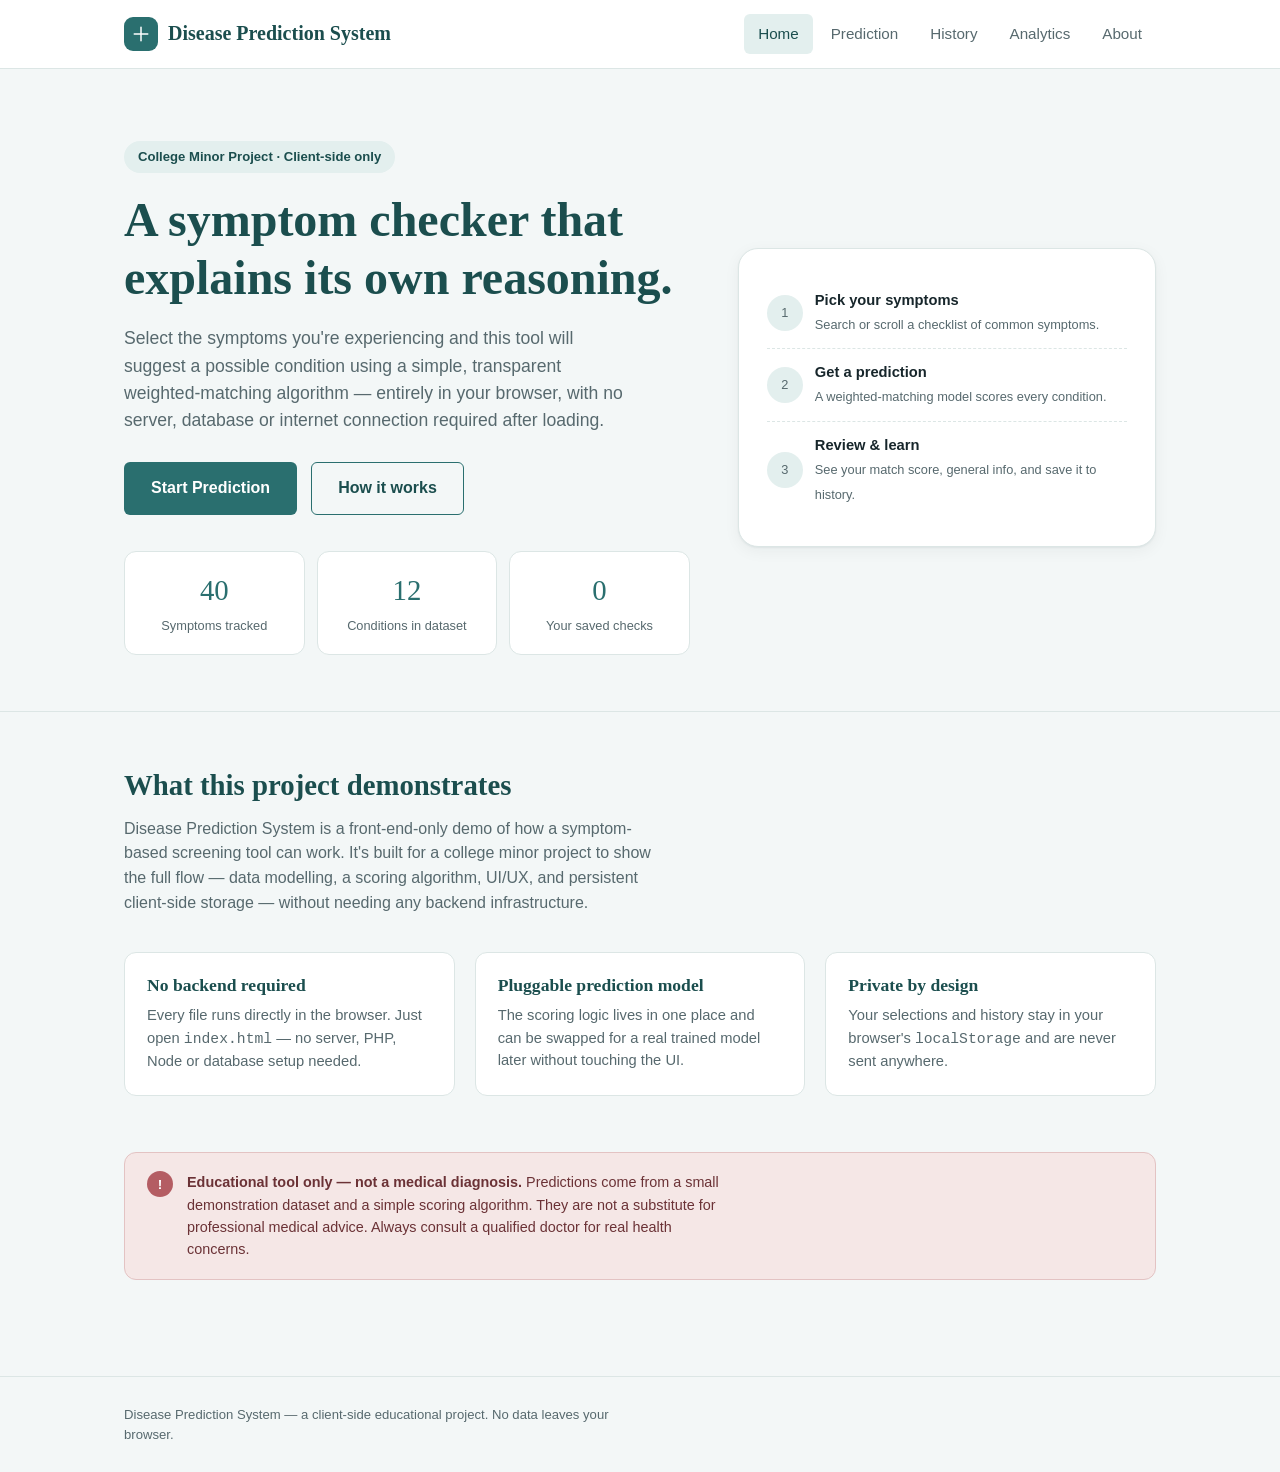
<file: index.html>
<!DOCTYPE html>
<html lang="en">
<head>
<meta charset="UTF-8" />
<meta name="viewport" content="width=device-width, initial-scale=1.0" />
<title>Disease Prediction System</title>
<meta name="description" content="An educational symptom checker built with HTML, CSS and JavaScript." />
<link rel="stylesheet" href="css/style.css" />
</head>
<body>

  <!-- ============================ NAVIGATION ============================ -->
  <header class="site-header">
    <nav class="navbar">
      <a href="index.html" class="brand">
        <span class="brand-mark" aria-hidden="true">
          <svg width="18" height="18" viewBox="0 0 24 24" fill="none" stroke="currentColor" stroke-width="2">
            <path d="M12 3v18M3 12h18" stroke-linecap="round"/>
          </svg>
        </span>
        Disease Prediction System
      </a>
      <button class="nav-toggle" aria-label="Toggle navigation" aria-expanded="false">
        <span></span>
      </button>
      <ul class="nav-links">
        <li><a href="index.html">Home</a></li>
        <li><a href="prediction.html">Prediction</a></li>
        <li><a href="history.html">History</a></li>
        <li><a href="analytics.html">Analytics</a></li>
        <li><a href="about.html">About</a></li>
      </ul>
    </nav>
  </header>

  <!-- =============================== HERO ================================ -->
  <section class="hero">
    <div class="container hero-grid">
      <div>
        <span class="eyebrow-pill">College Minor Project · Client-side only</span>
        <h1>A symptom checker that explains its own reasoning.</h1>
        <p class="hero-lede">
          Select the symptoms you're experiencing and this tool will suggest a
          possible condition using a simple, transparent weighted-matching
          algorithm — entirely in your browser, with no server, database or
          internet connection required after loading.
        </p>
        <div class="hero-cta-row">
          <a href="prediction.html" class="btn btn-primary">Start Prediction</a>
          <a href="about.html" class="btn btn-outline">How it works</a>
        </div>

        <div class="hero-stats">
          <div class="stat-card">
            <span class="stat-number" id="stat-symptom-count">–</span>
            <span class="stat-label">Symptoms tracked</span>
          </div>
          <div class="stat-card">
            <span class="stat-number" id="stat-disease-count">–</span>
            <span class="stat-label">Conditions in dataset</span>
          </div>
          <div class="stat-card">
            <span class="stat-number" id="stat-history-count">–</span>
            <span class="stat-label">Your saved checks</span>
          </div>
        </div>
      </div>

      <div>
        <div class="hero-visual">
          <div class="hero-visual-row">
            <span class="hero-visual-icon" aria-hidden="true">1</span>
            <div>
              <strong>Pick your symptoms</strong>
              <span>Search or scroll a checklist of common symptoms.</span>
            </div>
          </div>
          <div class="hero-visual-row">
            <span class="hero-visual-icon" aria-hidden="true">2</span>
            <div>
              <strong>Get a prediction</strong>
              <span>A weighted-matching model scores every condition.</span>
            </div>
          </div>
          <div class="hero-visual-row">
            <span class="hero-visual-icon" aria-hidden="true">3</span>
            <div>
              <strong>Review &amp; learn</strong>
              <span>See your match score, general info, and save it to history.</span>
            </div>
          </div>
        </div>

        <div class="teaser-card" id="last-prediction-teaser" hidden>
          <span>Last check: <strong class="teaser-disease"></strong></span>
          <div class="teaser-date" style="margin-top:4px; color: var(--ink-muted); font-size: 0.82rem;"></div>
        </div>
      </div>
    </div>
  </section>

  <!-- ============================ DESCRIPTION ============================ -->
  <section class="section">
    <div class="container">
      <div class="section-heading">
        <h2>What this project demonstrates</h2>
        <p>
          Disease Prediction System is a front-end-only demo of how a
          symptom-based screening tool can work. It's built for a college
          minor project to show the full flow — data modelling, a scoring
          algorithm, UI/UX, and persistent client-side storage — without
          needing any backend infrastructure.
        </p>
      </div>

      <div class="card-grid">
        <div class="info-card">
          <h3>No backend required</h3>
          <p>Every file runs directly in the browser. Just open <code>index.html</code> — no server, PHP, Node or database setup needed.</p>
        </div>
        <div class="info-card">
          <h3>Pluggable prediction model</h3>
          <p>The scoring logic lives in one place and can be swapped for a real trained model later without touching the UI.</p>
        </div>
        <div class="info-card">
          <h3>Private by design</h3>
          <p>Your selections and history stay in your browser's <code>localStorage</code> and are never sent anywhere.</p>
        </div>
      </div>
    </div>
  </section>

  <!-- ============================= DISCLAIMER ============================= -->
  <section class="section" style="padding-top:0;">
    <div class="container">
      <div class="disclaimer-banner">
        <span class="icon" aria-hidden="true">!</span>
        <p>
          <strong>Educational tool only — not a medical diagnosis.</strong>
          Predictions come from a small demonstration dataset and a simple
          scoring algorithm. They are not a substitute for professional
          medical advice. Always consult a qualified doctor for real health
          concerns.
        </p>
      </div>
    </div>
  </section>

  <!-- ============================== FOOTER ================================ -->
  <footer class="site-footer">
    <div class="container">
      <p>Disease Prediction System — a client-side educational project. No data leaves your browser.</p>
    </div>
  </footer>

  <script src="data/diseases.js"></script>
  <script src="js/app.js"></script>
</body>
</html>
</file>
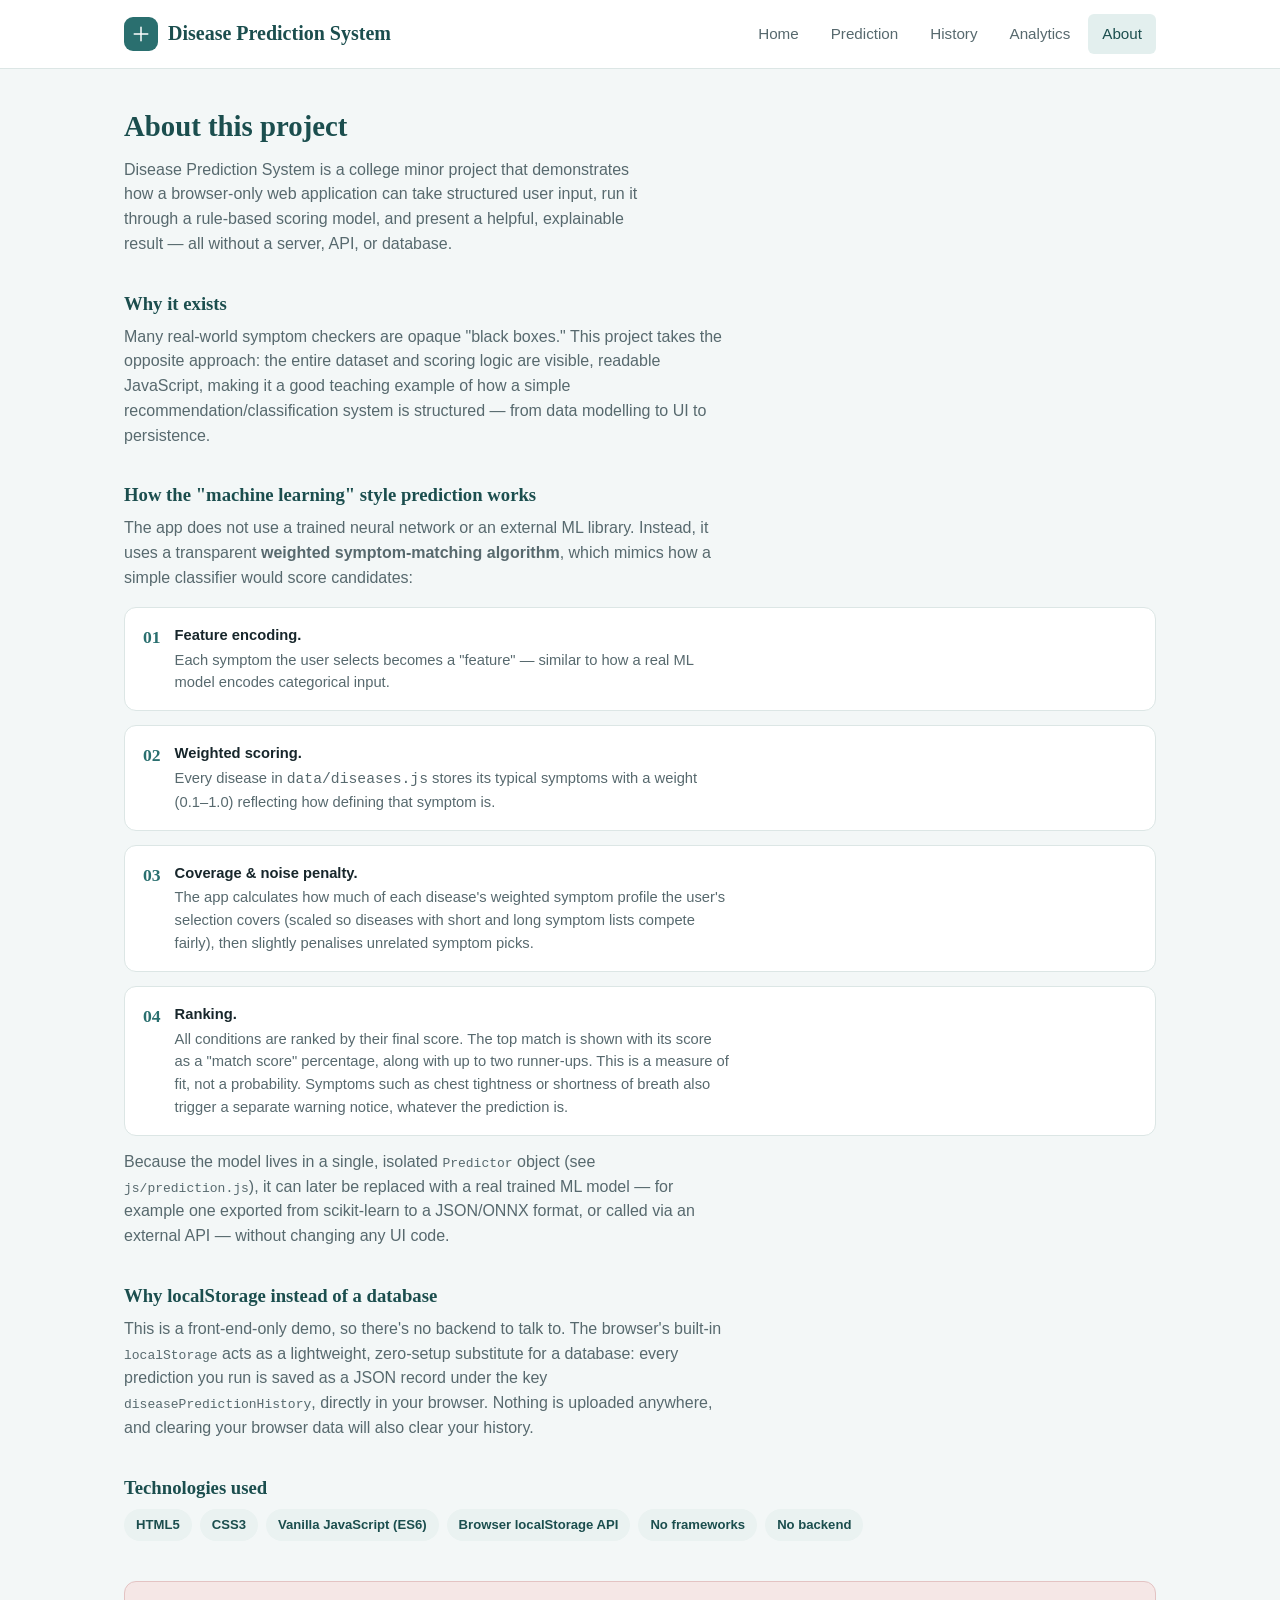
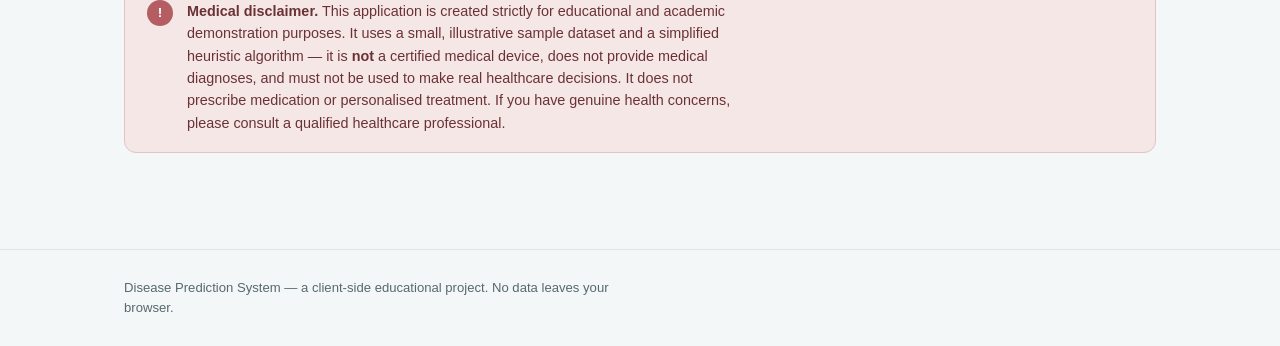
<file: about.html>
<!DOCTYPE html>
<html lang="en">
<head>
<meta charset="UTF-8" />
<meta name="viewport" content="width=device-width, initial-scale=1.0" />
<title>About · Disease Prediction System</title>
<link rel="stylesheet" href="css/style.css" />
</head>
<body>

  <!-- ============================ NAVIGATION ============================ -->
  <header class="site-header">
    <nav class="navbar">
      <a href="index.html" class="brand">
        <span class="brand-mark" aria-hidden="true">
          <svg width="18" height="18" viewBox="0 0 24 24" fill="none" stroke="currentColor" stroke-width="2">
            <path d="M12 3v18M3 12h18" stroke-linecap="round"/>
          </svg>
        </span>
        Disease Prediction System
      </a>
      <button class="nav-toggle" aria-label="Toggle navigation" aria-expanded="false">
        <span></span>
      </button>
      <ul class="nav-links">
        <li><a href="index.html">Home</a></li>
        <li><a href="prediction.html">Prediction</a></li>
        <li><a href="history.html">History</a></li>
        <li><a href="analytics.html">Analytics</a></li>
        <li><a href="about.html">About</a></li>
      </ul>
    </nav>
  </header>

  <section class="section" style="padding-top:40px;">
    <div class="container">

      <div class="section-heading">
        <h2>About this project</h2>
        <p>
          Disease Prediction System is a college minor project that
          demonstrates how a browser-only web application can take
          structured user input, run it through a rule-based scoring
          model, and present a helpful, explainable result — all without a
          server, API, or database.
        </p>
      </div>

      <h3>Why it exists</h3>
      <p>
        Many real-world symptom checkers are opaque "black boxes." This
        project takes the opposite approach: the entire dataset and scoring
        logic are visible, readable JavaScript, making it a good teaching
        example of how a simple recommendation/classification system is
        structured — from data modelling to UI to persistence.
      </p>

      <h3 style="margin-top:36px;">How the "machine learning" style prediction works</h3>
      <p>
        The app does not use a trained neural network or an external ML
        library. Instead, it uses a transparent <strong>weighted
        symptom-matching algorithm</strong>, which mimics how a simple
        classifier would score candidates:
      </p>
      <ol class="workflow-steps">
        <li>
          <span class="workflow-num">01</span>
          <div><p><strong>Feature encoding.</strong> Each symptom the user selects becomes a "feature" — similar to how a real ML model encodes categorical input.</p></div>
        </li>
        <li>
          <span class="workflow-num">02</span>
          <div><p><strong>Weighted scoring.</strong> Every disease in <code>data/diseases.js</code> stores its typical symptoms with a weight (0.1–1.0) reflecting how defining that symptom is.</p></div>
        </li>
        <li>
          <span class="workflow-num">03</span>
          <div><p><strong>Coverage &amp; noise penalty.</strong> The app calculates how much of each disease's weighted symptom profile the user's selection covers (scaled so diseases with short and long symptom lists compete fairly), then slightly penalises unrelated symptom picks.</p></div>
        </li>
        <li>
          <span class="workflow-num">04</span>
          <div><p><strong>Ranking.</strong> All conditions are ranked by their final score. The top match is shown with its score as a "match score" percentage, along with up to two runner-ups. This is a measure of fit, not a probability. Symptoms such as chest tightness or shortness of breath also trigger a separate warning notice, whatever the prediction is.</p></div>
        </li>
      </ol>
      <p style="margin-top:14px;">
        Because the model lives in a single, isolated <code>Predictor</code>
        object (see <code>js/prediction.js</code>), it can later be replaced
        with a real trained ML model — for example one exported from
        scikit-learn to a JSON/ONNX format, or called via an external API —
        without changing any UI code.
      </p>

      <h3 style="margin-top:36px;">Why localStorage instead of a database</h3>
      <p>
        This is a front-end-only demo, so there's no backend to talk to. The
        browser's built-in <code>localStorage</code> acts as a lightweight,
        zero-setup substitute for a database: every prediction you run is
        saved as a JSON record under the key
        <code>diseasePredictionHistory</code>, directly in your browser.
        Nothing is uploaded anywhere, and clearing your browser data will
        also clear your history.
      </p>

      <h3 style="margin-top:36px;">Technologies used</h3>
      <div class="tech-tags">
        <span class="tech-tag">HTML5</span>
        <span class="tech-tag">CSS3</span>
        <span class="tech-tag">Vanilla JavaScript (ES6)</span>
        <span class="tech-tag">Browser localStorage API</span>
        <span class="tech-tag">No frameworks</span>
        <span class="tech-tag">No backend</span>
      </div>

      <div class="disclaimer-banner" style="margin-top:40px;">
        <span class="icon" aria-hidden="true">!</span>
        <p>
          <strong>Medical disclaimer.</strong> This application is created
          strictly for educational and academic demonstration purposes. It
          uses a small, illustrative sample dataset and a simplified
          heuristic algorithm — it is <strong>not</strong> a certified
          medical device, does not provide medical diagnoses, and must not
          be used to make real healthcare decisions. It does not prescribe
          medication or personalised treatment. If you have genuine health
          concerns, please consult a qualified healthcare professional.
        </p>
      </div>

    </div>
  </section>

  <footer class="site-footer">
    <div class="container">
      <p>Disease Prediction System — a client-side educational project. No data leaves your browser.</p>
    </div>
  </footer>

  <script src="data/diseases.js"></script>
  <script src="js/app.js"></script>
</body>
</html>
</file>
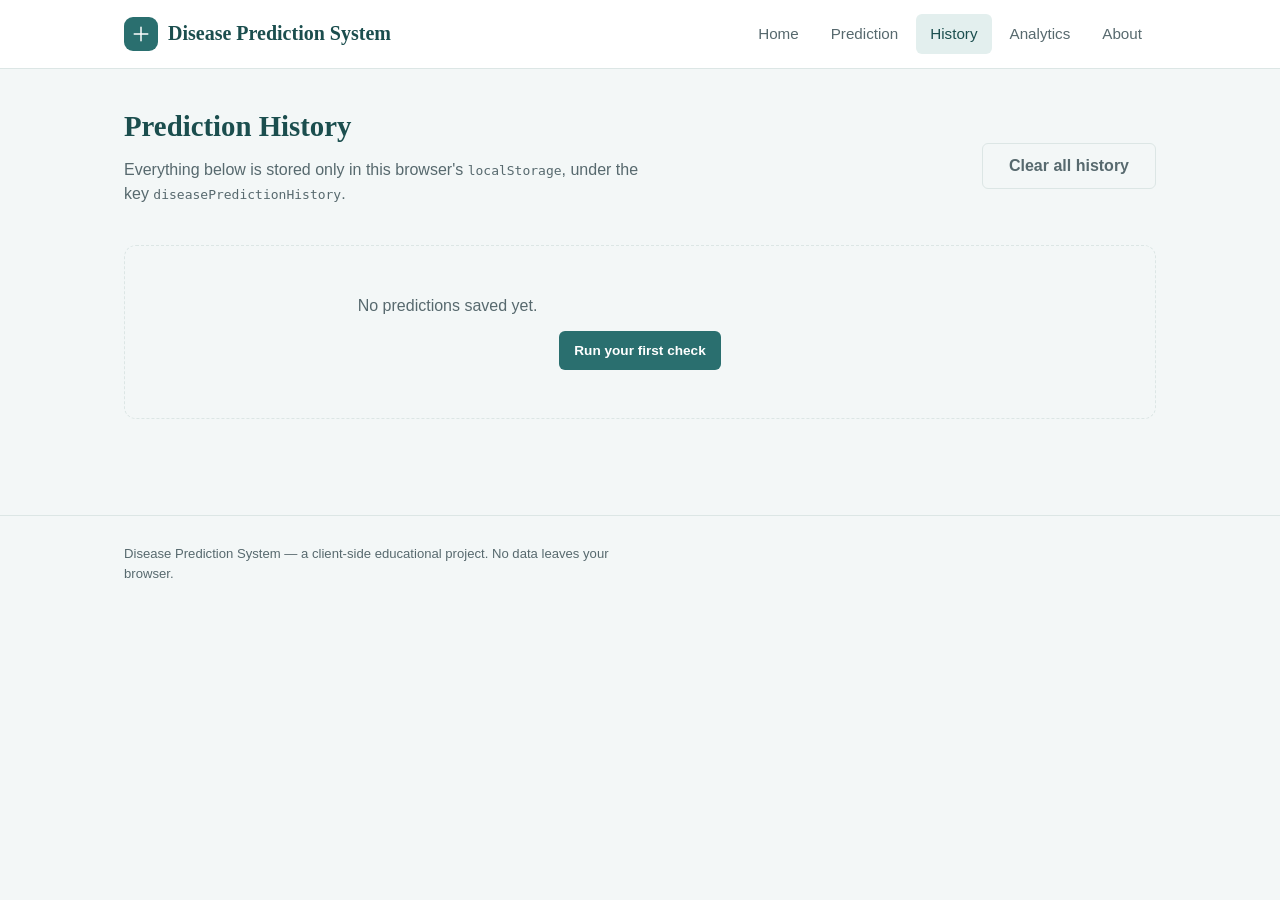
<file: history.html>
<!DOCTYPE html>
<html lang="en">
<head>
<meta charset="UTF-8" />
<meta name="viewport" content="width=device-width, initial-scale=1.0" />
<title>History · Disease Prediction System</title>
<link rel="stylesheet" href="css/style.css" />
</head>
<body>

  <!-- ============================ NAVIGATION ============================ -->
  <header class="site-header">
    <nav class="navbar">
      <a href="index.html" class="brand">
        <span class="brand-mark" aria-hidden="true">
          <svg width="18" height="18" viewBox="0 0 24 24" fill="none" stroke="currentColor" stroke-width="2">
            <path d="M12 3v18M3 12h18" stroke-linecap="round"/>
          </svg>
        </span>
        Disease Prediction System
      </a>
      <button class="nav-toggle" aria-label="Toggle navigation" aria-expanded="false">
        <span></span>
      </button>
      <ul class="nav-links">
        <li><a href="index.html">Home</a></li>
        <li><a href="prediction.html">Prediction</a></li>
        <li><a href="history.html">History</a></li>
        <li><a href="analytics.html">Analytics</a></li>
        <li><a href="about.html">About</a></li>
      </ul>
    </nav>
  </header>

  <section class="section" style="padding-top:40px;">
    <div class="container">
      <div class="history-toolbar">
        <div class="section-heading" style="margin-bottom:0;">
          <h2>Prediction History</h2>
          <p>Everything below is stored only in this browser's <code>localStorage</code>, under the key <code>diseasePredictionHistory</code>.</p>
        </div>
        <button class="btn btn-ghost" id="clear-history-btn" hidden>Clear all history</button>
      </div>

      <div id="history-list" class="history-list"></div>

      <div class="history-empty" id="history-empty" hidden>
        <p style="margin:0 0 12px;">No predictions saved yet.</p>
        <a href="prediction.html" class="btn btn-primary btn-small">Run your first check</a>
      </div>
    </div>
  </section>

  <footer class="site-footer">
    <div class="container">
      <p>Disease Prediction System — a client-side educational project. No data leaves your browser.</p>
    </div>
  </footer>

  <script src="data/diseases.js"></script>
  <script src="js/app.js"></script>
  <script src="js/history.js"></script>
</body>
</html>
</file>
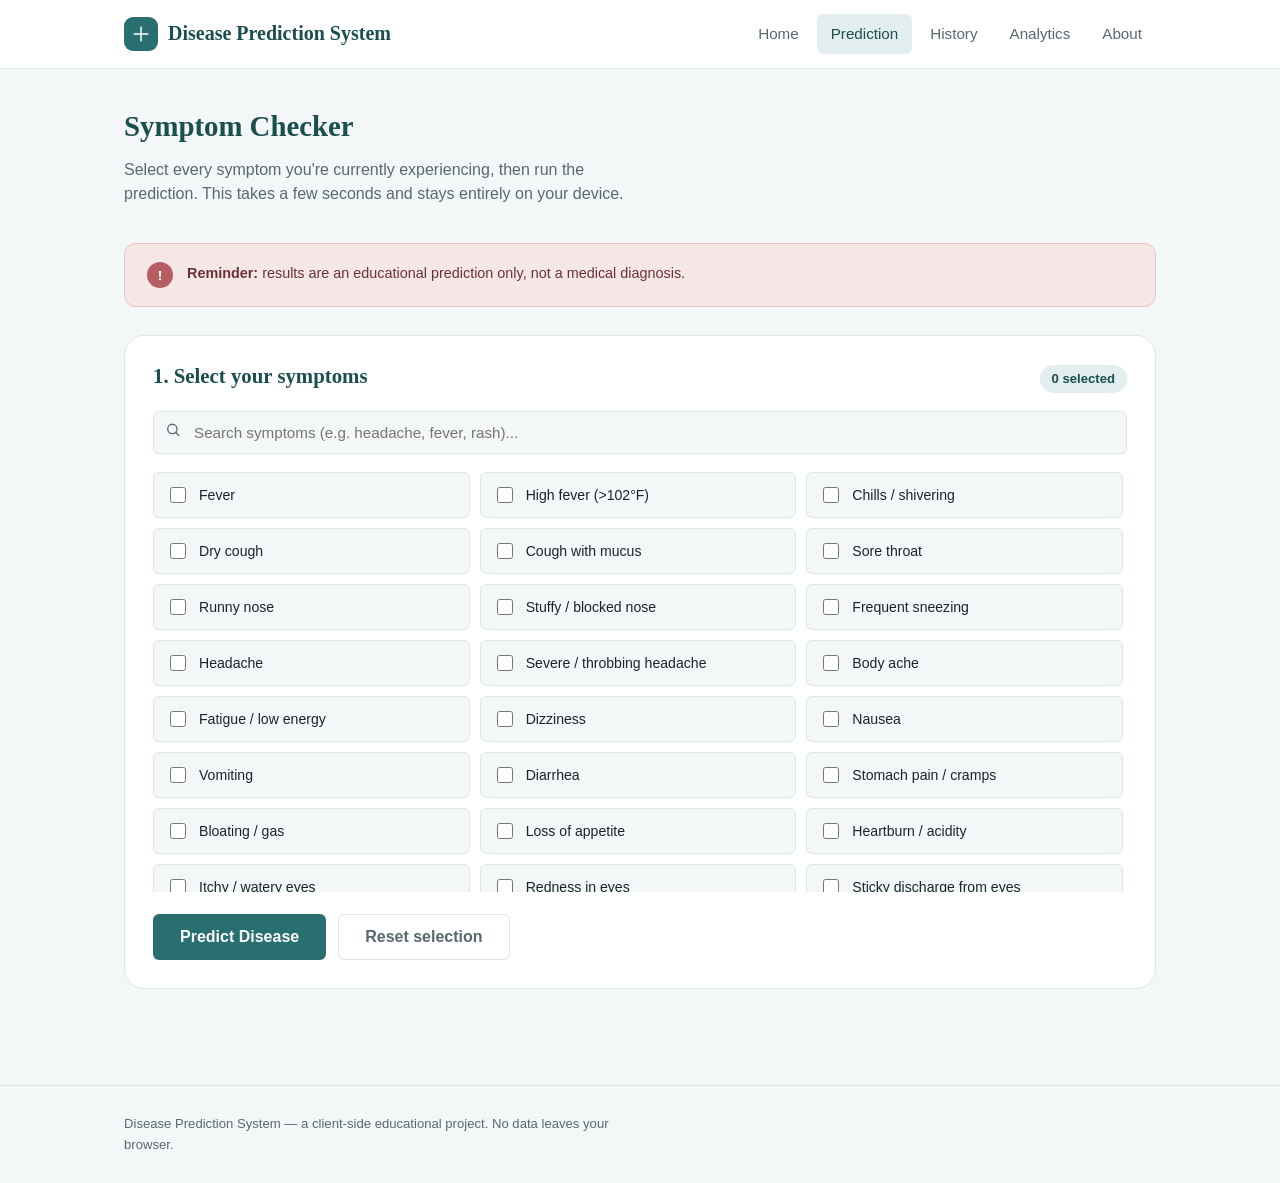
<file: prediction.html>
<!DOCTYPE html>
<html lang="en">
<head>
<meta charset="UTF-8" />
<meta name="viewport" content="width=device-width, initial-scale=1.0" />
<title>Prediction · Disease Prediction System</title>
<link rel="stylesheet" href="css/style.css" />
</head>
<body>

  <!-- ============================ NAVIGATION ============================ -->
  <header class="site-header">
    <nav class="navbar">
      <a href="index.html" class="brand">
        <span class="brand-mark" aria-hidden="true">
          <svg width="18" height="18" viewBox="0 0 24 24" fill="none" stroke="currentColor" stroke-width="2">
            <path d="M12 3v18M3 12h18" stroke-linecap="round"/>
          </svg>
        </span>
        Disease Prediction System
      </a>
      <button class="nav-toggle" aria-label="Toggle navigation" aria-expanded="false">
        <span></span>
      </button>
      <ul class="nav-links">
        <li><a href="index.html">Home</a></li>
        <li><a href="prediction.html">Prediction</a></li>
        <li><a href="history.html">History</a></li>
        <li><a href="analytics.html">Analytics</a></li>
        <li><a href="about.html">About</a></li>
      </ul>
    </nav>
  </header>

  <section class="section" style="padding-top:40px;">
    <div class="container">

      <div class="section-heading">
        <h2>Symptom Checker</h2>
        <p>Select every symptom you're currently experiencing, then run the prediction. This takes a few seconds and stays entirely on your device.</p>
      </div>

      <div class="disclaimer-banner" style="margin-bottom:28px;">
        <span class="icon" aria-hidden="true">!</span>
        <p><strong>Reminder:</strong> results are an educational prediction only, not a medical diagnosis.</p>
      </div>

      <div class="predict-layout">

        <!-- ========================= SYMPTOM SELECTION ========================= -->
        <div class="panel">
          <div class="panel-header">
            <h2>1. Select your symptoms</h2>
            <span class="selected-count-pill"><span id="selected-count">0</span> selected</span>
          </div>

          <div class="search-field">
            <span class="search-icon" aria-hidden="true">
              <svg width="16" height="16" viewBox="0 0 24 24" fill="none" stroke="currentColor" stroke-width="2">
                <circle cx="11" cy="11" r="7"/><path d="M21 21l-4.3-4.3" stroke-linecap="round"/>
              </svg>
            </span>
            <input type="text" id="symptom-search" placeholder="Search symptoms (e.g. headache, fever, rash)..." aria-label="Search symptoms" />
          </div>

          <div class="symptom-list" id="symptom-list" role="group" aria-label="Symptom checklist">
            <!-- Populated by js/prediction.js -->
          </div>

          <div class="panel-footer">
            <button class="btn btn-primary" id="predict-btn">Predict Disease</button>
            <button class="btn btn-ghost" id="reset-selection-btn" type="button">Reset selection</button>
            <p class="validation-error" id="validation-error" hidden></p>
          </div>
        </div>

        <!-- ============================== RESULT =============================== -->
        <div id="result-section" hidden>
          <div class="disclaimer-banner redflag-banner" id="redflag-alert" role="alert" hidden>
            <span class="icon" aria-hidden="true">!</span>
            <p><strong>Possible warning signs.</strong> <span id="redflag-text"></span></p>
          </div>

          <div class="result-card">
            <div class="result-top">
              <h2 id="result-disease-name">—</h2>
              <span class="result-flag">Prediction, not a diagnosis</span>
            </div>

            <div class="confidence-track">
              <div class="confidence-fill" id="confidence-bar" style="width:0%"></div>
            </div>
            <span id="confidence-label">0% match score</span>

            <p id="result-description" style="margin-top:18px;"></p>

            <div class="no-match-note" id="no-match-note" hidden>
              This dataset is intentionally small for demonstration purposes. A real screening tool would draw on a far larger, clinically validated dataset.
            </div>

            <div class="result-body">
              <div class="result-block">
                <h4>Common symptoms of this condition</h4>
                <ul id="result-common-symptoms"></ul>
              </div>
              <div class="result-block">
                <h4>General guidance</h4>
                <p id="result-guidance" style="margin:0; font-size:0.92rem;"></p>
              </div>
            </div>

            <div class="alt-results" id="alt-results" hidden>
              <h4>Other possibilities</h4>
              <ul class="alt-list" id="alt-list"></ul>
            </div>
          </div>
        </div>

      </div>
    </div>
  </section>

  <footer class="site-footer">
    <div class="container">
      <p>Disease Prediction System — a client-side educational project. No data leaves your browser.</p>
    </div>
  </footer>

  <script src="data/diseases.js"></script>
  <script src="js/app.js"></script>
  <script src="js/prediction.js"></script>
</body>
</html>
</file>
<file: css/style.css>
/* =========================================================================
   css/style.css
   -------------------------------------------------------------------------
   Design system for the Disease Prediction System.

   Palette rationale: a clinical, trustworthy teal as the primary color
   (associated with hospital scrubs / medical branding) paired with a
   muted clay-rose used ONLY for warnings, disclaimers, and low-confidence
   states — never as decoration. Confidence levels get their own traffic-
   light-inspired colors (green/amber/rose) so results are scannable at a
   glance.

   Typography: a serif is used for headings (report/certificate feel, to
   reinforce a sense of clinical credibility) paired with the system
   sans-serif for body copy and UI chrome (maximum legibility, no external
   font downloads needed — keeps the project fully offline-capable).
   ========================================================================= */

:root {
  /* Color tokens */
  --bg: #F3F7F7;
  --surface: #FFFFFF;
  --surface-alt: #EAF2F1;
  --ink: #17262B;
  --ink-muted: #57696E;
  --border: #DCE6E5;
  --primary: #2A6F6F;
  --primary-dark: #1B4E4E;
  --primary-light: #E3EFEE;
  --accent: #B45D63;
  --accent-light: #F5E7E6;

  --confidence-high: #2F8F6F;
  --confidence-medium: #C98A2E;
  --confidence-low: #B45D63;

  /* Type */
  --font-heading: Georgia, "Iowan Old Style", "Times New Roman", serif;
  --font-body: -apple-system, "Segoe UI", Roboto, Helvetica, Arial, sans-serif;

  /* Layout */
  --max-width: 1080px;
  --radius-sm: 6px;
  --radius-md: 12px;
  --radius-lg: 20px;
  --shadow-card: 0 1px 2px rgba(23, 38, 43, 0.06), 0 4px 16px rgba(23, 38, 43, 0.05);
}

/* ---------------------------------------------------------------------- */
/* Reset & base                                                          */
/* ---------------------------------------------------------------------- */
* { box-sizing: border-box; }
html { scroll-behavior: smooth; }
body {
  margin: 0;
  font-family: var(--font-body);
  background: var(--bg);
  color: var(--ink);
  line-height: 1.55;
  -webkit-font-smoothing: antialiased;
}
h1, h2, h3, h4 {
  font-family: var(--font-heading);
  color: var(--primary-dark);
  line-height: 1.2;
  margin: 0 0 0.5em;
}
p { margin: 0 0 1em; color: var(--ink-muted); max-width: 68ch; }
a { color: var(--primary); }
ul { padding-left: 1.2em; }
img { max-width: 100%; display: block; }
button { font-family: inherit; }

:focus-visible {
  outline: 3px solid var(--primary);
  outline-offset: 2px;
}

.container {
  max-width: var(--max-width);
  margin: 0 auto;
  padding: 0 24px;
}

/* ---------------------------------------------------------------------- */
/* Navigation                                                             */
/* ---------------------------------------------------------------------- */
.site-header {
  background: var(--surface);
  border-bottom: 1px solid var(--border);
  position: sticky;
  top: 0;
  z-index: 50;
}
.navbar {
  max-width: var(--max-width);
  margin: 0 auto;
  padding: 14px 24px;
  display: flex;
  align-items: center;
  justify-content: space-between;
}
.brand {
  display: flex;
  align-items: center;
  gap: 10px;
  font-family: var(--font-heading);
  font-size: 1.25rem;
  font-weight: 700;
  color: var(--primary-dark);
  text-decoration: none;
}
.brand-mark {
  width: 34px;
  height: 34px;
  border-radius: 9px;
  background: var(--primary);
  display: flex;
  align-items: center;
  justify-content: center;
  color: #fff;
  flex-shrink: 0;
}
.nav-toggle {
  display: none;
  background: none;
  border: 1px solid var(--border);
  border-radius: var(--radius-sm);
  width: 40px;
  height: 40px;
  align-items: center;
  justify-content: center;
  cursor: pointer;
}
.nav-toggle span,
.nav-toggle span::before,
.nav-toggle span::after {
  content: "";
  display: block;
  width: 18px;
  height: 2px;
  background: var(--ink);
  position: relative;
}
.nav-toggle span::before { position: absolute; top: -6px; }
.nav-toggle span::after { position: absolute; top: 6px; }

.nav-links {
  display: flex;
  gap: 4px;
  list-style: none;
  margin: 0;
  padding: 0;
}
.nav-links a {
  display: inline-block;
  padding: 8px 14px;
  border-radius: var(--radius-sm);
  color: var(--ink-muted);
  text-decoration: none;
  font-size: 0.95rem;
  font-weight: 500;
}
.nav-links a:hover { background: var(--surface-alt); color: var(--primary-dark); }
.nav-links a.active { background: var(--primary-light); color: var(--primary-dark); }

/* ---------------------------------------------------------------------- */
/* Buttons                                                                */
/* ---------------------------------------------------------------------- */
.btn {
  display: inline-flex;
  align-items: center;
  justify-content: center;
  gap: 8px;
  padding: 13px 26px;
  border-radius: var(--radius-sm);
  border: 1px solid transparent;
  font-size: 1rem;
  font-weight: 600;
  cursor: pointer;
  text-decoration: none;
  transition: transform 0.08s ease, background 0.15s ease;
}
.btn:active { transform: translateY(1px); }
.btn-primary { background: var(--primary); color: #fff; }
.btn-primary:hover { background: var(--primary-dark); }
.btn-outline { background: transparent; border-color: var(--primary); color: var(--primary-dark); }
.btn-outline:hover { background: var(--primary-light); }
.btn-ghost { background: transparent; border-color: var(--border); color: var(--ink-muted); }
.btn-ghost:hover { border-color: var(--accent); color: var(--accent); }
.btn-small { padding: 8px 14px; font-size: 0.85rem; }
.btn-block { width: 100%; }

/* ---------------------------------------------------------------------- */
/* Hero (home page)                                                       */
/* ---------------------------------------------------------------------- */
.hero {
  padding: 72px 0 56px;
  border-bottom: 1px solid var(--border);
}
.hero-grid {
  display: grid;
  grid-template-columns: 1.15fr 0.85fr;
  gap: 48px;
  align-items: center;
}
.eyebrow-pill {
  display: inline-block;
  background: var(--primary-light);
  color: var(--primary-dark);
  padding: 6px 14px;
  border-radius: 100px;
  font-size: 0.82rem;
  font-weight: 600;
  margin-bottom: 18px;
}
.hero h1 {
  font-size: clamp(2rem, 4vw, 3rem);
  margin-bottom: 0.4em;
}
.hero-lede {
  font-size: 1.1rem;
  max-width: 52ch;
}
.hero-cta-row { display: flex; gap: 14px; margin-top: 28px; flex-wrap: wrap; }

.hero-stats {
  display: grid;
  grid-template-columns: repeat(3, 1fr);
  gap: 12px;
  margin-top: 36px;
}
.stat-card {
  background: var(--surface);
  border: 1px solid var(--border);
  border-radius: var(--radius-md);
  padding: 16px;
  text-align: center;
}
.stat-number {
  font-family: var(--font-heading);
  font-size: 1.8rem;
  color: var(--primary);
  display: block;
}
.stat-label { font-size: 0.8rem; color: var(--ink-muted); }

.hero-visual {
  background: var(--surface);
  border: 1px solid var(--border);
  border-radius: var(--radius-lg);
  padding: 28px;
  box-shadow: var(--shadow-card);
}
.hero-visual-row {
  display: flex;
  align-items: center;
  gap: 12px;
  padding: 12px 0;
  border-bottom: 1px dashed var(--border);
}
.hero-visual-row:last-child { border-bottom: none; }
.hero-visual-icon {
  width: 36px;
  height: 36px;
  border-radius: 50%;
  background: var(--primary-light);
  color: var(--primary-dark);
  display: flex;
  align-items: center;
  justify-content: center;
  flex-shrink: 0;
}
.hero-visual-row strong { display: block; font-size: 0.92rem; }
.hero-visual-row span { font-size: 0.8rem; color: var(--ink-muted); }

.teaser-card {
  margin-top: 20px;
  background: var(--surface-alt);
  border-radius: var(--radius-md);
  padding: 16px 18px;
  font-size: 0.9rem;
}
.teaser-card strong { color: var(--primary-dark); }

/* ---------------------------------------------------------------------- */
/* Generic page sections                                                  */
/* ---------------------------------------------------------------------- */
.section { padding: 56px 0; }
.section-heading { max-width: 60ch; margin-bottom: 36px; }
.section-heading h2 { font-size: 1.8rem; }

.card-grid {
  display: grid;
  grid-template-columns: repeat(3, 1fr);
  gap: 20px;
}
.info-card {
  background: var(--surface);
  border: 1px solid var(--border);
  border-radius: var(--radius-md);
  padding: 22px;
}
.info-card h3 { font-size: 1.1rem; margin-bottom: 8px; }
.info-card p { font-size: 0.92rem; margin-bottom: 0; }

.disclaimer-banner {
  background: var(--accent-light);
  border: 1px solid #E3C3C3;
  border-radius: var(--radius-md);
  padding: 18px 22px;
  display: flex;
  gap: 14px;
  align-items: flex-start;
}
.disclaimer-banner .icon {
  flex-shrink: 0;
  width: 26px;
  height: 26px;
  border-radius: 50%;
  background: var(--accent);
  color: #fff;
  display: flex;
  align-items: center;
  justify-content: center;
  font-weight: 700;
  font-size: 0.85rem;
}
.disclaimer-banner p { margin: 0; font-size: 0.9rem; color: #6B3236; }
.disclaimer-banner strong { color: #6B3236; }

/* ---------------------------------------------------------------------- */
/* Prediction page                                                        */
/* ---------------------------------------------------------------------- */
.predict-layout {
  display: grid;
  grid-template-columns: 1fr;
  gap: 28px;
}
.panel {
  background: var(--surface);
  border: 1px solid var(--border);
  border-radius: var(--radius-lg);
  padding: 28px;
}
.panel-header {
  display: flex;
  align-items: baseline;
  justify-content: space-between;
  gap: 12px;
  margin-bottom: 18px;
  flex-wrap: wrap;
}
.panel-header h2 { margin: 0; font-size: 1.3rem; }
.selected-count-pill {
  background: var(--primary-light);
  color: var(--primary-dark);
  padding: 4px 12px;
  border-radius: 100px;
  font-size: 0.82rem;
  font-weight: 600;
  white-space: nowrap;
}

.search-field {
  position: relative;
  margin-bottom: 18px;
}
.search-field input {
  width: 100%;
  padding: 12px 14px 12px 40px;
  border: 1px solid var(--border);
  border-radius: var(--radius-sm);
  font-size: 0.95rem;
  background: var(--bg);
}
.search-field input:focus { outline: 2px solid var(--primary); background: var(--surface); }
.search-field .search-icon {
  position: absolute;
  left: 12px;
  top: 50%;
  transform: translateY(-50%);
  color: var(--ink-muted);
}

.symptom-list {
  display: grid;
  grid-template-columns: repeat(3, 1fr);
  gap: 10px;
  max-height: 420px;
  overflow-y: auto;
  padding-right: 4px;
}
.symptom-chip {
  display: flex;
  align-items: center;
  gap: 10px;
  border: 1px solid var(--border);
  border-radius: var(--radius-sm);
  padding: 11px 12px;
  cursor: pointer;
  font-size: 0.88rem;
  background: var(--bg);
  transition: border-color 0.12s ease, background 0.12s ease;
}
.symptom-chip:hover { border-color: var(--primary); }
.symptom-chip.is-selected {
  background: var(--primary-light);
  border-color: var(--primary);
}
.symptom-chip input { accent-color: var(--primary); width: 16px; height: 16px; flex-shrink: 0; }
.empty-note { color: var(--ink-muted); font-size: 0.9rem; grid-column: 1 / -1; }

.panel-footer {
  display: flex;
  gap: 12px;
  margin-top: 22px;
  flex-wrap: wrap;
  align-items: center;
}
.validation-error {
  color: var(--accent);
  font-size: 0.88rem;
  font-weight: 600;
  margin: 0;
}

/* Result card */
#result-section { }
.result-card {
  background: var(--surface);
  border: 1px solid var(--border);
  border-radius: var(--radius-lg);
  padding: 30px;
}
.result-top {
  display: flex;
  justify-content: space-between;
  align-items: flex-start;
  gap: 20px;
  flex-wrap: wrap;
  margin-bottom: 6px;
}
.result-top h2 { font-size: 1.6rem; margin: 0; }
.result-flag {
  font-size: 0.75rem;
  font-weight: 700;
  text-transform: uppercase;
  letter-spacing: 0.04em;
  color: var(--accent);
  background: var(--accent-light);
  padding: 4px 10px;
  border-radius: 100px;
  white-space: nowrap;
}

.confidence-track {
  height: 10px;
  border-radius: 100px;
  background: var(--surface-alt);
  overflow: hidden;
  margin: 14px 0 6px;
}
.confidence-fill { height: 100%; border-radius: 100px; transition: width 0.4s ease; }
.confidence-high { background: var(--confidence-high); }
.confidence-medium { background: var(--confidence-medium); }
.confidence-low { background: var(--confidence-low); }
#confidence-label { font-size: 0.85rem; color: var(--ink-muted); font-weight: 600; }

.result-body {
  display: grid;
  grid-template-columns: 1.1fr 0.9fr;
  gap: 24px;
  margin-top: 22px;
}
.result-block h4 {
  font-size: 0.82rem;
  text-transform: uppercase;
  letter-spacing: 0.04em;
  color: var(--ink-muted);
  margin-bottom: 8px;
}
.result-block ul { margin: 0; padding-left: 1.1em; font-size: 0.92rem; color: var(--ink-muted); }
.result-block ul li { margin-bottom: 4px; }

.no-match-note {
  margin-top: 18px;
  background: var(--accent-light);
  border-radius: var(--radius-sm);
  padding: 12px 16px;
  font-size: 0.85rem;
  color: #6B3236;
}

/* ---------------------------------------------------------------------- */
/* History page                                                           */
/* ---------------------------------------------------------------------- */
.history-toolbar {
  display: flex;
  justify-content: space-between;
  align-items: center;
  margin-bottom: 22px;
  flex-wrap: wrap;
  gap: 12px;
}
.history-list { display: flex; flex-direction: column; gap: 14px; }
.history-card {
  background: var(--surface);
  border: 1px solid var(--border);
  border-radius: var(--radius-md);
  padding: 18px 20px;
}
.history-card-header {
  display: flex;
  justify-content: space-between;
  align-items: flex-start;
  gap: 12px;
}
.history-card-header h3 { font-size: 1.05rem; margin-bottom: 2px; }
.history-date { font-size: 0.78rem; color: var(--ink-muted); margin: 0; }
.confidence-pill {
  padding: 4px 12px;
  border-radius: 100px;
  font-size: 0.8rem;
  font-weight: 700;
  color: #fff;
  white-space: nowrap;
}
.confidence-pill.confidence-high { background: var(--confidence-high); }
.confidence-pill.confidence-medium { background: var(--confidence-medium); }
.confidence-pill.confidence-low { background: var(--confidence-low); }
.history-symptoms { font-size: 0.88rem; margin: 10px 0 12px; }
.history-empty {
  text-align: center;
  padding: 48px 20px;
  color: var(--ink-muted);
  border: 1px dashed var(--border);
  border-radius: var(--radius-md);
}

/* ---------------------------------------------------------------------- */
/* About page                                                             */
/* ---------------------------------------------------------------------- */
.workflow-steps {
  list-style: none;
  padding: 0;
  margin: 0;
  display: flex;
  flex-direction: column;
  gap: 14px;
}
.workflow-steps li {
  display: flex;
  gap: 14px;
  align-items: flex-start;
  background: var(--surface);
  border: 1px solid var(--border);
  border-radius: var(--radius-md);
  padding: 16px 18px;
}
.workflow-num {
  font-family: var(--font-heading);
  font-weight: 700;
  color: var(--primary);
  font-size: 1.1rem;
  flex-shrink: 0;
}
.workflow-steps p { margin: 0; font-size: 0.92rem; }
.workflow-steps strong { display: block; color: var(--ink); margin-bottom: 2px; }

.tech-tags { display: flex; flex-wrap: wrap; gap: 8px; margin-top: 8px; }
.tech-tag {
  background: var(--surface-alt);
  color: var(--primary-dark);
  padding: 6px 12px;
  border-radius: 100px;
  font-size: 0.82rem;
  font-weight: 600;
}

/* ---------------------------------------------------------------------- */
/* Footer                                                                 */
/* ---------------------------------------------------------------------- */
.site-footer {
  border-top: 1px solid var(--border);
  padding: 28px 0;
  margin-top: 40px;
}
.site-footer p {
  margin: 0;
  font-size: 0.82rem;
  color: var(--ink-muted);
}

/* ---------------------------------------------------------------------- */
/* Responsive                                                             */
/* ---------------------------------------------------------------------- */
@media (max-width: 880px) {
  .hero-grid { grid-template-columns: 1fr; }
  .card-grid { grid-template-columns: repeat(2, 1fr); }
  .symptom-list { grid-template-columns: repeat(2, 1fr); }
  .result-body { grid-template-columns: 1fr; }
}

@media (max-width: 640px) {
  .nav-toggle { display: flex; }
  .nav-links {
    display: none;
    position: absolute;
    top: 64px;
    left: 0;
    right: 0;
    background: var(--surface);
    border-bottom: 1px solid var(--border);
    flex-direction: column;
    padding: 10px 24px 18px;
    gap: 4px;
  }
  .nav-links.is-open { display: flex; }
  .hero { padding: 44px 0 36px; }
  .hero-stats { grid-template-columns: repeat(3, 1fr); }
  .card-grid { grid-template-columns: 1fr; }
  .symptom-list { grid-template-columns: 1fr; max-height: 340px; }
  .panel { padding: 20px; }
  .result-card { padding: 22px; }
}


/* ---------------------------------------------------------------------- */
/* Red-flag warning + "other possibilities" (result card additions)       */
/* ---------------------------------------------------------------------- */
.redflag-banner {
  margin-bottom: 20px;
  background: #FBE9E7;
  border-color: #D9534F;
}
.redflag-banner .icon { background: #C0392B; }
.redflag-banner p,
.redflag-banner strong { color: #7A1F16; }

.alt-results {
  margin-top: 24px;
  padding-top: 20px;
  border-top: 1px solid var(--border);
}
.alt-results h4 {
  font-size: 0.82rem;
  text-transform: uppercase;
  letter-spacing: 0.04em;
  color: var(--ink-muted);
  margin-bottom: 10px;
}
.alt-list { list-style: none; margin: 0; padding: 0; display: grid; gap: 8px; }
.alt-item {
  display: flex;
  justify-content: space-between;
  align-items: center;
  gap: 12px;
  background: var(--surface-alt);
  border-radius: var(--radius-sm);
  padding: 10px 14px;
  font-size: 0.92rem;
}
.alt-name { font-weight: 600; }

/* ---------------------------------------------------------------------- */
/* Analytics page                                                         */
/* ---------------------------------------------------------------------- */
.analytics-stats {
  display: grid;
  grid-template-columns: repeat(5, 1fr);
  gap: 12px;
  margin-bottom: 36px;
}
.analytics-stats .stat-card { padding: 18px 12px; }
.analytics-stats .stat-number { font-size: 1.5rem; }

.chart-grid {
  display: grid;
  grid-template-columns: repeat(2, 1fr);
  gap: 20px;
  margin-bottom: 20px;
}
.chart-card {
  background: var(--surface);
  border: 1px solid var(--border);
  border-radius: var(--radius-md);
  padding: 20px;
  box-shadow: var(--shadow-card);
}
.chart-card h3 { font-size: 1rem; margin-bottom: 4px; }
.chart-card .chart-note { font-size: 0.8rem; color: var(--ink-muted); margin-bottom: 14px; }
.chart-card canvas { max-height: 280px; }
.chart-card.chart-wide { grid-column: 1 / -1; }

.validation-intro {
  background: var(--surface-alt);
  border-radius: var(--radius-md);
  padding: 18px 22px;
  font-size: 0.9rem;
  color: var(--ink-muted);
  margin-bottom: 28px;
}
.validation-intro strong { color: var(--ink); }

.confusion-matrix-wrap { overflow-x: auto; }
.confusion-matrix {
  border-collapse: collapse;
  font-size: 0.78rem;
  width: 100%;
  min-width: 640px;
}
.confusion-matrix th,
.confusion-matrix td {
  border: 1px solid var(--border);
  padding: 6px 8px;
  text-align: center;
}
.confusion-matrix thead th {
  background: var(--surface-alt);
  color: var(--primary-dark);
  font-weight: 600;
  white-space: nowrap;
}
.confusion-matrix tbody th {
  background: var(--surface-alt);
  color: var(--primary-dark);
  font-weight: 600;
  text-align: left;
}
.confusion-matrix td.cm-diagonal { font-weight: 700; color: var(--primary-dark); }

.confusion-legend {
  list-style: none;
  margin: 16px 0 0;
  padding: 0;
  display: grid;
  grid-template-columns: repeat(3, 1fr);
  gap: 6px 18px;
  font-size: 0.82rem;
  color: var(--ink-muted);
}
.confusion-legend strong { color: var(--ink); }

@media (max-width: 880px) {
  .analytics-stats { grid-template-columns: repeat(3, 1fr); }
  .chart-grid { grid-template-columns: 1fr; }
  .confusion-legend { grid-template-columns: repeat(2, 1fr); }
}
@media (max-width: 640px) {
  .analytics-stats { grid-template-columns: repeat(2, 1fr); }
  .confusion-legend { grid-template-columns: 1fr; }
}
</file>
